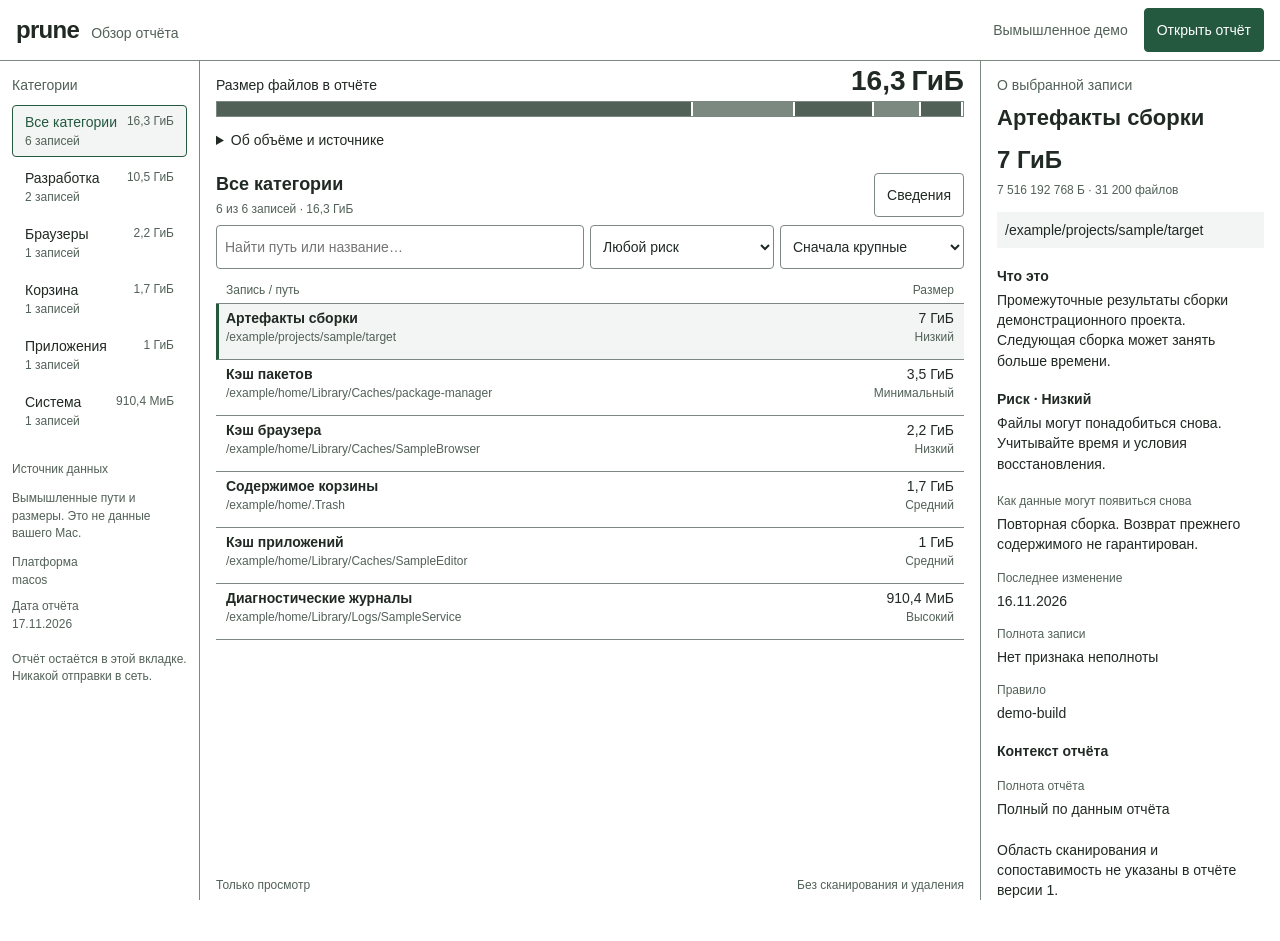
<file: preview/index.html>
<!doctype html>
<html lang="ru">
<head>
  <meta charset="utf-8">
  <meta name="viewport" content="width=device-width, initial-scale=1">
  <meta http-equiv="Content-Security-Policy" content="default-src 'none'; script-src 'self'; style-src 'self'; connect-src 'none'; base-uri 'none'; form-action 'none'; object-src 'none'">
  <title>Prune — просмотр отчёта</title>
  <link rel="stylesheet" href="styles.css">
  <script defer src="report.js"></script>
  <script defer src="demo.js"></script>
  <script defer src="app.js"></script>
</head>
<body>
  <a class="skip" href="#results-title">К списку записей</a>
  <header class="topbar">
    <div class="identity"><strong>prune</strong><span class="edition">Обзор отчёта</span></div>
    <div class="source"><span id="source-label">Вымышленное демо</span><button id="demo-button" type="button" hidden>Вернуть демо</button></div>
    <button id="open-button" class="primary" type="button">Открыть отчёт</button>
    <input id="file-input" type="file" accept=".json,application/json" hidden>
  </header>
  <p id="import-status" class="import-status" role="status" hidden></p>
  <main class="workbench">
    <aside class="sidebar" aria-label="Категории отчёта">
      <div class="sidebar-heading">Категории</div>
      <nav id="categories" aria-label="Выбрать категорию"></nav>
      <div class="sidebar-bottom">
        <p>Источник данных</p>
        <p id="source-note">Вымышленные пути и размеры.<br>Это не данные вашего Mac.</p>
        <dl class="source-meta"><dt>Платформа</dt><dd id="platform"></dd><dt>Дата отчёта</dt><dd id="scan-date"></dd></dl>
        <p class="local-note">Отчёт остаётся в этой вкладке.<br>Никакой отправки в сеть.</p>
      </div>
    </aside>
    <section class="workspace" aria-label="Обзор и записи">
      <section class="overview" aria-labelledby="overview-title">
        <div class="overview-heading"><h1 id="overview-title">Размер файлов в отчёте</h1><div id="total" class="total"></div></div>
        <div id="ribbon" class="ribbon" role="img" aria-label="Доли категорий по объёму; названия в навигации"></div>
        <p id="report-state" class="state"></p>
        <details class="report-details"><summary>Об объёме и источнике</summary>
          <p id="total-context"></p><p id="dominant-category"></p>
          <p id="safety-note"></p>
          <p>Сведения в отчёте могут быть неточными. Файл остаётся в этой вкладке.</p>
        </details>
        <details id="report-errors" hidden><summary id="error-summary"></summary><ul id="error-list"></ul></details>
      </section>
      <section class="results" aria-labelledby="results-title">
        <div class="list-heading"><h2 id="results-title" tabindex="-1">Все категории</h2><span id="result-count" role="status"></span><button id="jump-detail" type="button">Сведения</button></div>
        <div class="filters">
          <label class="search-label"><span class="sr-only">Поиск по пути, названию и описанию</span><input id="search" type="search" placeholder="Найти путь или название…" autocomplete="off"></label>
          <label><span class="sr-only">Уровень риска</span><select id="risk"><option value="">Любой риск</option></select></label>
          <label><span class="sr-only">Сортировка</span><select id="sort"><option value="size">Сначала крупные</option><option value="name">По названию</option><option value="risk">Сначала рискованные</option></select></label>
        </div>
        <div class="column-head" aria-hidden="true"><span>Запись / путь</span><span>Размер</span></div>
        <div id="findings" class="findings" role="group" aria-label="Записи отчёта"></div>
        <div id="empty" class="empty" hidden><p id="empty-message"></p><button id="clear-filters" type="button">Сбросить все фильтры</button></div>
        <div id="pagination" class="pagination" hidden><button id="previous-page" type="button">Назад</button><span id="page-label" role="status"></span><button id="next-page" type="button">Далее</button></div>
      </section>
      <footer class="workspace-footer"><span>Только просмотр</span><span>Без сканирования и удаления</span></footer>
    </section>
    <aside id="inspector" class="inspector" aria-labelledby="inspector-title" tabindex="-1">
      <div class="inspector-heading">О выбранной записи</div>
      <div id="inspector-content"></div>
      <p id="selection-status" class="sr-only" role="status"></p>
      <button id="back-to-list" class="back-to-list" type="button">Вернуться к записи</button>
      <div class="inspector-bottom"><p>Размер — не рекомендация к удалению. Повторное создание файлов не гарантирует возврат их содержимого.</p></div>
    </aside>
  </main>
  <noscript>Для локального просмотра отчёта нужен JavaScript. Сканирование и удаление здесь недоступны.</noscript>
</body>
</html>
</file>
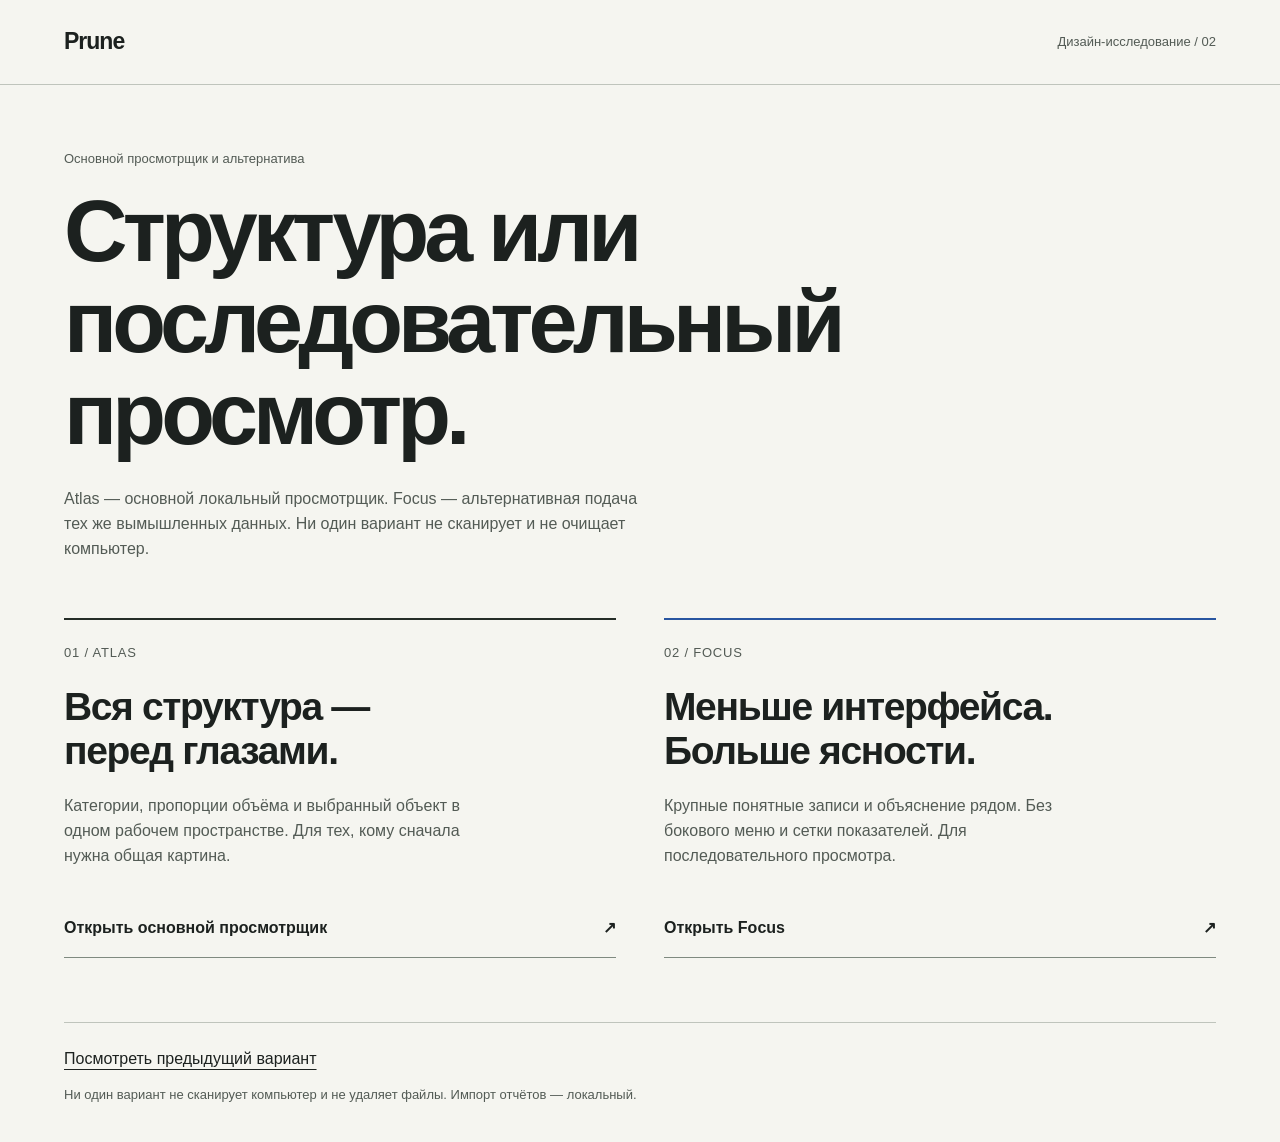
<file: preview/concepts/index.html>
<!doctype html>
<html lang="ru">
<head>
  <meta charset="utf-8">
  <meta name="viewport" content="width=device-width,initial-scale=1">
  <meta http-equiv="Content-Security-Policy" content="default-src 'none'; style-src 'self'; base-uri 'none'; form-action 'none'">
  <link rel="stylesheet" href="directions.css">
  <title>Prune — выбор направления</title>
</head>
<body>
  <header><a href="../">Prune</a><span>Дизайн-исследование / 02</span></header>
  <main>
    <p class="eyebrow">Основной просмотрщик и альтернатива</p>
    <h1>Структура или<br>последовательный просмотр.</h1>
    <p class="intro">Atlas — основной локальный просмотрщик. Focus — альтернативная
      подача тех же вымышленных данных. Ни один вариант не сканирует и не очищает
      компьютер.</p>
    <div class="directions">
      <section>
        <span class="number">01 / ATLAS</span>
        <h2>Вся структура —<br>перед глазами.</h2>
        <p>Категории, пропорции объёма и выбранный объект в одном рабочем пространстве.
          Для тех, кому сначала нужна общая картина.</p>
        <a class="open" href="../">Открыть основной просмотрщик <span aria-hidden="true">↗</span></a>
      </section>
      <section>
        <span class="number">02 / FOCUS</span>
        <h2>Меньше интерфейса.<br>Больше ясности.</h2>
        <p>Крупные понятные записи и объяснение рядом. Без бокового меню и сетки показателей.
          Для последовательного просмотра.</p>
        <a class="open" href="focus/">Открыть Focus <span aria-hidden="true">↗</span></a>
      </section>
    </div>
    <footer>
      <a href="../legacy/">Посмотреть предыдущий вариант</a>
      <p>Ни один вариант не сканирует компьютер и не удаляет файлы. Импорт отчётов — локальный.</p>
    </footer>
  </main>
</body>
</html>
</file>
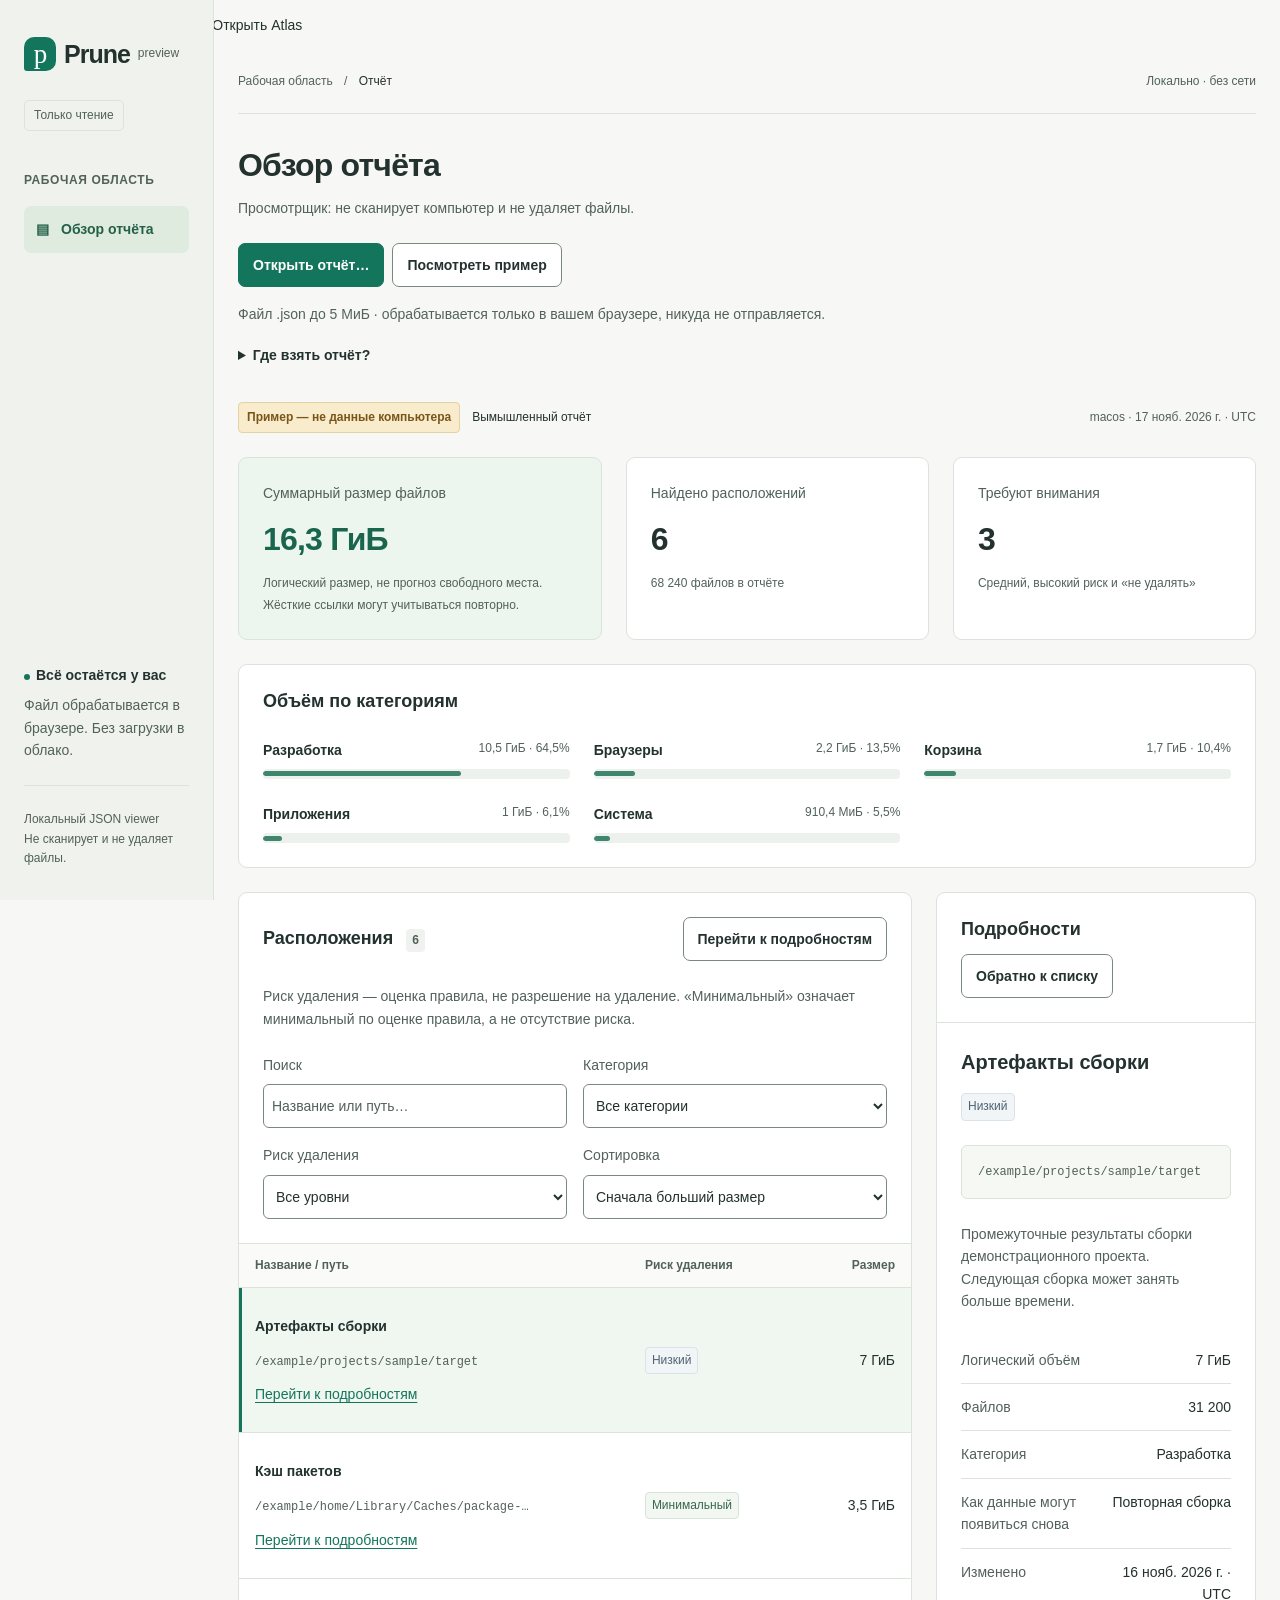
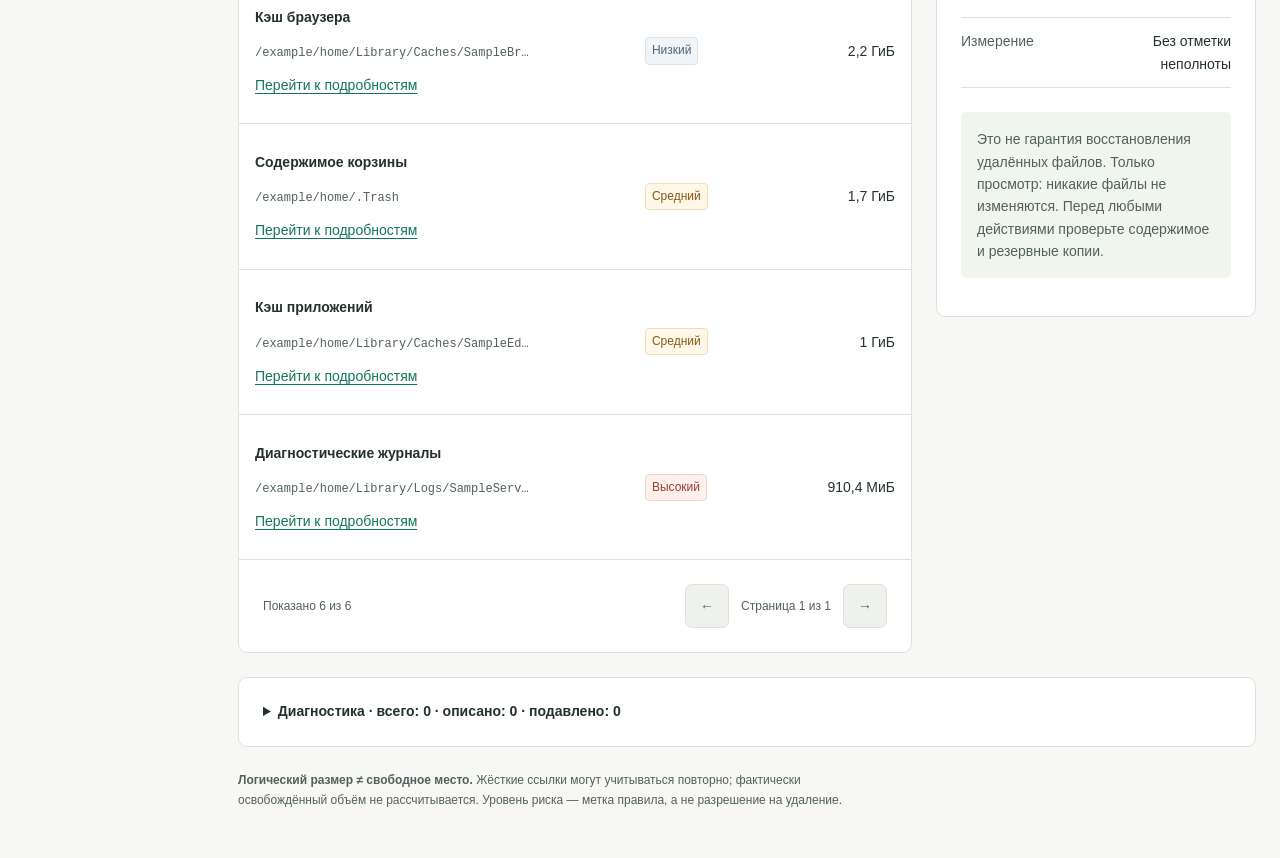
<file: preview/legacy/index.html>
<!doctype html>
<html lang="ru">
<head>
  <meta charset="utf-8">
  <meta name="viewport" content="width=device-width,initial-scale=1">
  <meta http-equiv="Content-Security-Policy" content="default-src 'none'; script-src 'self'; style-src 'self'; img-src 'self'; connect-src 'none'; font-src 'none'; object-src 'none'; base-uri 'none'; form-action 'none'">
  <title>Prune — предыдущий просмотрщик</title>
  <link rel="stylesheet" href="styles.css">
  <script src="../report.js" defer></script>
  <script src="app.js" defer></script>
</head>
<body>
  <p class="legacy-banner">Архивный вариант интерфейса. <a href="../">Открыть Atlas</a></p>
  <a class="skip" href="#main">К отчёту</a>
  <aside class="sidebar">
    <a class="brand" href="#main"><span class="brand-mark" aria-hidden="true">p</span>Prune<span class="version">preview</span></a>
    <span class="readonly">Только чтение</span>
    <div class="side-section">РАБОЧАЯ ОБЛАСТЬ</div>
    <a class="nav-active" href="#main"><span aria-hidden="true">▤</span> Обзор отчёта</a>
    <div class="side-note"><span class="local-dot" aria-hidden="true"></span><strong>Всё остаётся у вас</strong><p>Файл обрабатывается в браузере. Без загрузки в облако.</p></div>
    <div class="side-footer">Локальный JSON viewer<br>Не сканирует и не удаляет файлы.</div>
  </aside>
  <main id="main">
    <header class="topbar"><span>Рабочая область <span class="slash">/</span> <strong>Отчёт</strong></span><span class="offline">Локально · без сети</span></header>
    <section class="heading">
      <div><h1>Обзор отчёта</h1><p class="subtitle">Просмотрщик: не сканирует компьютер и не удаляет файлы.</p></div>
      <div class="actions"><button id="import-button" type="button" class="primary">Открыть отчёт…</button><button id="demo-button" type="button">Посмотреть пример</button><input id="file-input" type="file" accept=".json,application/json" hidden></div>
    </section>
    <p class="import-help">Файл .json до 5 МиБ · обрабатывается только в вашем браузере, никуда не отправляется.</p>
    <details class="export-help"><summary>Где взять отчёт?</summary><p>Экспорт пока технический: Prune — alpha, простого экспорта через интерфейс ещё нет. Если CLI уже установлен, выполните в терминале:</p><pre><code>prune scan --json &gt; report.json</code></pre><p>Затем откройте report.json здесь. Команда сканирует, но не удаляет файлы. Отчёт может содержать личные пути — не публикуйте его без проверки.</p></details>
    <div id="import-status" class="import-status" role="status" aria-live="polite" aria-atomic="true"></div>
    <details id="import-error-detail" class="export-help" hidden><summary>Техническая причина</summary><p id="import-error-message"></p></details>
    <section class="source-bar" aria-label="Источник отчёта"><span id="source-badge" class="demo-badge">ДЕМО</span><span id="source-name">Вымышленный отчёт</span><span id="report-meta" class="source-meta"></span></section>
    <div id="warning" class="warning" role="status" hidden></div>
    <section class="metrics" aria-label="Сводка">
      <article class="metric main-metric"><p>Суммарный размер файлов</p><strong id="total-bytes"></strong><span>Логический размер, не прогноз свободного места. Жёсткие ссылки могут учитываться повторно.</span></article>
      <article class="metric"><p>Найдено расположений</p><strong id="total-findings"></strong><span id="total-files"></span></article>
      <article class="metric"><p>Требуют внимания</p><strong id="attention"></strong><span>Средний, высокий риск и «не удалять»</span></article>
    </section>
    <section class="breakdown panel" aria-labelledby="category-title">
      <div class="section-title"><h2 id="category-title">Объём по категориям</h2></div>
      <div id="category-bars" class="category-bars"></div>
    </section>
    <section class="workspace">
      <div class="findings panel">
        <div class="section-title"><h2>Расположения <span id="result-count" class="count"></span></h2><button id="jump-detail" type="button" aria-controls="detail-panel">Перейти к подробностям</button></div>
        <p class="risk-help">Риск удаления — оценка правила, не разрешение на удаление. «Минимальный» означает минимальный по оценке правила, а не отсутствие риска.</p>
        <div class="filters">
          <label class="search-label"><span>Поиск</span><input id="search-input" type="search" placeholder="Название или путь…" maxlength="512"></label>
          <label><span>Категория</span><select id="category"><option value="">Все категории</option></select></label>
          <label><span>Риск удаления</span><select id="risk"><option value="">Все уровни</option></select></label>
          <label><span>Сортировка</span><select id="sort"><option value="size">Сначала больший размер</option><option value="name">По названию А–Я</option><option value="risk">Сначала наибольший риск</option></select></label>
        </div>
        <button id="reset-filters" class="reset-filters" type="button">Сбросить фильтры</button>
        <div class="table-scroll" tabindex="0" role="region" aria-label="Таблица расположений с горизонтальной прокруткой">
          <table><thead><tr><th scope="col">Название / путь</th><th scope="col">Риск удаления</th><th scope="col" class="numeric">Размер</th></tr></thead><tbody id="rows"></tbody></table>
        </div>
        <p id="empty" class="empty" role="status" hidden></p>
        <div class="table-footer"><span id="shown"></span><div><button id="previous" type="button" aria-label="Предыдущая страница" aria-controls="rows">←</button><span id="page-label" tabindex="-1" role="status" aria-live="polite" aria-atomic="true"></span><button id="next" type="button" aria-label="Следующая страница" aria-controls="rows">→</button></div></div>
      </div>
      <aside id="detail-panel" class="detail panel" aria-labelledby="detail-title">
        <div class="section-title"><h2 id="detail-title" tabindex="-1">Подробности</h2><button id="back-to-row" type="button" aria-controls="rows">Обратно к списку</button></div>
        <p id="detail-summary" class="sr-only" role="status" aria-live="polite" aria-atomic="true"></p>
        <div id="detail-content"></div>
      </aside>
    </section>
    <details class="diagnostics panel"><summary id="diagnostic-summary">Диагностика отчёта</summary><p id="diagnostic-note"></p><h3 id="scope-heading" hidden>Область сканирования</h3><dl id="scan-scope" class="scan-scope" hidden></dl><ul id="error-list"></ul></details>
    <footer class="page-footer"><strong>Логический размер ≠ свободное место.</strong> Жёсткие ссылки могут учитываться повторно; фактически освобождённый объём не рассчитывается. Уровень риска — метка правила, а не разрешение на удаление.</footer>
  </main>
</body>
</html>
</file>
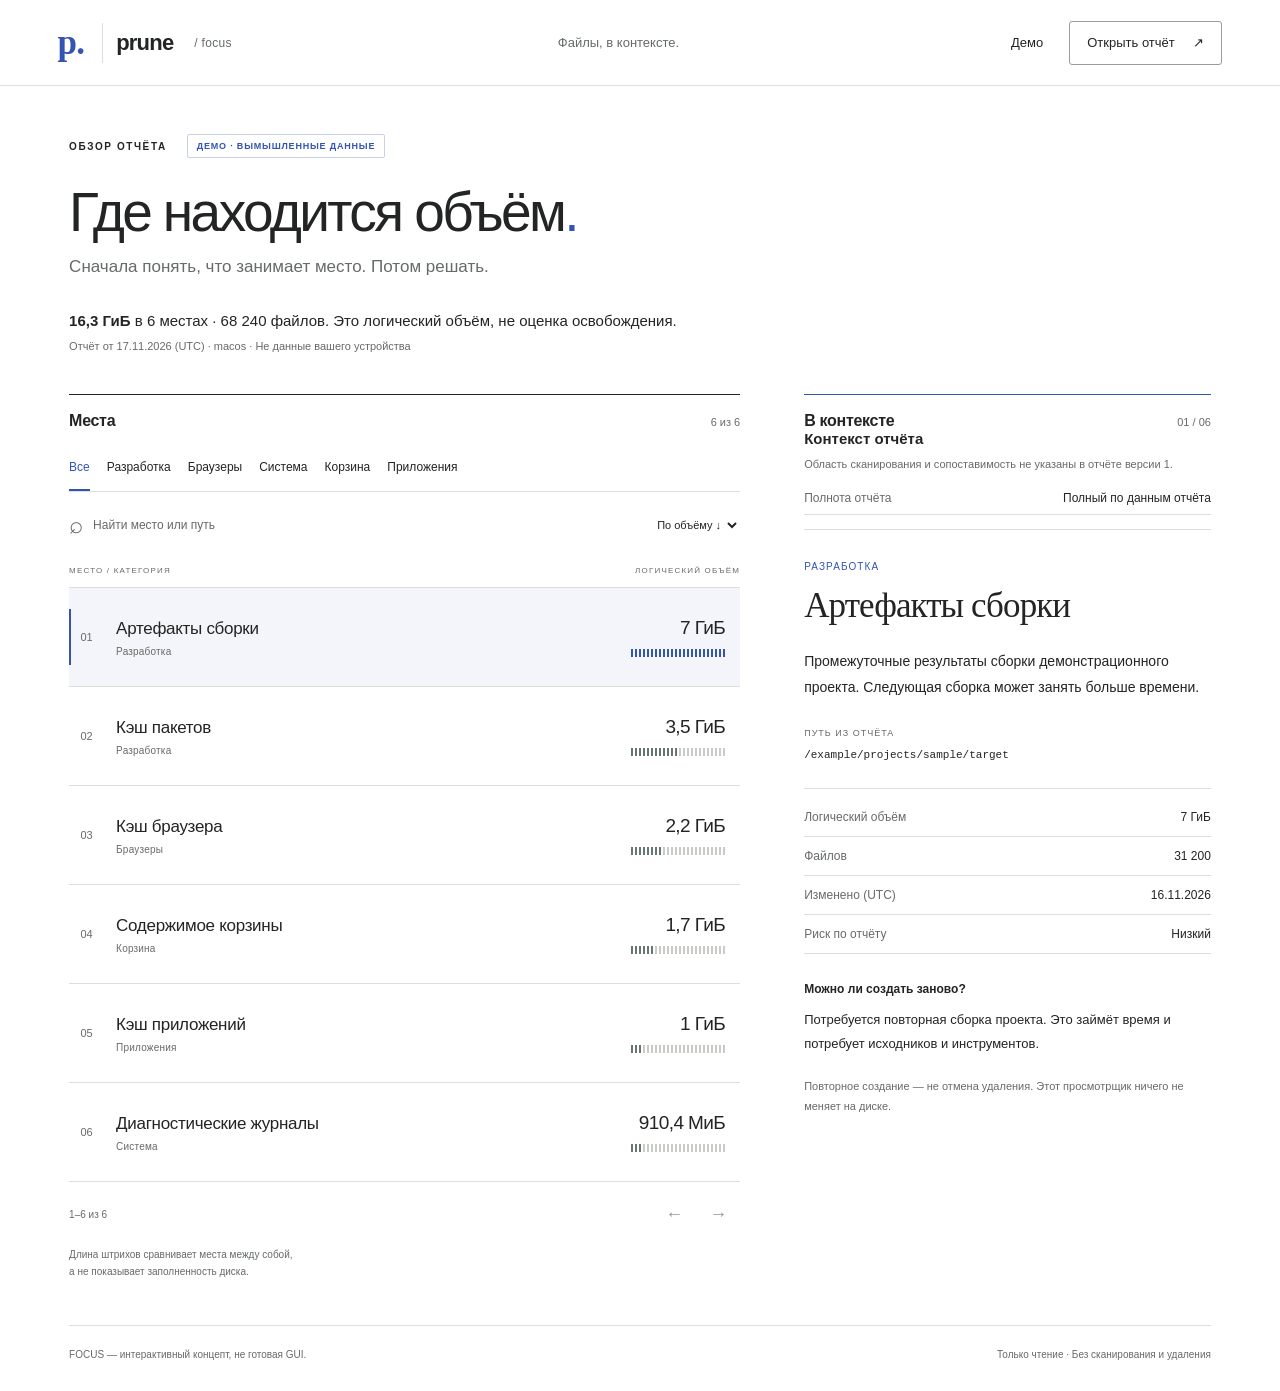
<file: preview/concepts/focus/index.html>
<!doctype html>
<html lang="ru">
<head>
  <meta charset="utf-8">
  <meta name="viewport" content="width=device-width, initial-scale=1">
  <meta http-equiv="Content-Security-Policy" content="default-src 'none'; script-src 'self'; style-src 'self'; connect-src 'none'; img-src 'none'; font-src 'none'; object-src 'none'; base-uri 'none'; form-action 'none'">
  <title>Prune — FOCUS / Где находится объём</title>
  <link rel="stylesheet" href="styles.css">
  <script src="../../report.js" defer></script>
  <script src="model.js" defer></script>
  <script src="demo.js" defer></script>
  <script src="app.js" defer></script>
</head>
<body>
  <a class="skip" href="#locations">К списку мест</a>
  <header class="topbar">
    <a class="wordmark" href="./" aria-label="Prune, начало"><span class="mark" aria-hidden="true">p.</span> prune <span class="edition">/ focus</span></a>
    <span class="top-caption">Файлы, в контексте.</span>
    <div class="top-actions"><button id="demo-button" type="button">Демо</button><button class="import-button" id="import-button" type="button">Открыть отчёт <span aria-hidden="true">↗</span></button><input id="file-input" type="file" accept=".json,application/json" hidden></div>
  </header>
  <main>
    <section class="intro" aria-labelledby="title">
      <div class="eyebrow"><span>ОБЗОР ОТЧЁТА</span><span id="source" class="source">ДЕМО · ВЫМЫШЛЕННЫЕ ДАННЫЕ</span></div>
      <h1 id="title">Где находится объём<span class="accent">.</span></h1>
      <p class="deck">Сначала понять, что занимает место. Потом решать.</p>
      <p class="summary" id="summary" aria-live="polite"></p>
      <p class="report-meta" id="report-meta"></p>
      <div id="warning" class="warning" role="status" hidden></div>
      <p id="import-status" class="import-status" role="status"></p>
    </section>
    <div class="workspace">
      <section class="locations" id="locations" aria-labelledby="locations-title">
        <div class="section-heading"><h2 id="locations-title">Места</h2><span id="result-count"></span></div>
        <div id="categories" class="categories" role="group" aria-label="Категория"></div>
        <div class="tools">
          <label class="search"><span aria-hidden="true">⌕</span><span class="sr-only">Поиск по названию, пути или описанию</span><input id="search" type="search" placeholder="Найти место или путь" autocomplete="off" maxlength="8192"></label>
          <label class="sort"><span class="sr-only">Сортировка</span><select id="sort"><option value="size">По объёму ↓</option><option value="name">По названию</option><option value="risk">По риску ↓</option></select></label>
        </div>
        <div class="list-caption"><span>МЕСТО / КАТЕГОРИЯ</span><span>ЛОГИЧЕСКИЙ ОБЪЁМ</span></div>
        <div id="list" class="list"></div>
        <div class="pagination"><p id="page-label" aria-live="polite"></p><div><button id="prev" type="button" aria-label="Предыдущая страница">←</button><button id="next" type="button" aria-label="Следующая страница">→</button></div></div>
        <p class="list-note">Длина штрихов сравнивает места между собой,<br>а не показывает заполненность диска.</p>
      </section>
      <aside id="context" class="context" aria-labelledby="context-title" tabindex="-1">
        <div class="section-heading"><h2 id="context-title">В контексте</h2><span class="context-index" id="context-index"></span></div>
        <div id="detail"></div>
        <a class="back-link" href="#locations">↑ Вернуться к местам</a>
      </aside>
    </div>
    <footer><span>FOCUS — интерактивный концепт, не готовая GUI.</span><span>Только чтение · Без сканирования и удаления</span></footer>
  </main>
  <noscript>Для просмотра локального отчёта включите JavaScript. Внешние подключения не используются.</noscript>
</body>
</html>
</file>
<file: preview/styles.css>
:root {
  color-scheme: light;
  --surface: #ffffff;
  --surface-subtle: #f3f5f4;
  --text: #202923;
  --text-secondary: #526158;
  --border: #7b8980;
  --action: #24583f;
  /* Native UI metrics and offline availability suit a local file utility. */
  font-family: -apple-system, BlinkMacSystemFont, "Segoe UI", sans-serif;
  font-size: 14px;
  color: var(--text);
  background: var(--surface);
  font-variant-numeric: tabular-nums;
}
* { box-sizing: border-box; }
body { margin: 0; }
button, input, select { font: inherit; color: inherit; min-height: 44px; }
button, input, select, summary { border: 1px solid var(--border); border-radius: 4px; background: var(--surface); }
button { cursor: pointer; padding: 8px 12px; }
button:hover, summary:hover { background: var(--surface-subtle); }
button:disabled { cursor: default; color: var(--text-secondary); }
:focus-visible { outline: 2px solid var(--action); outline-offset: 2px; }
[hidden] { display: none !important; }
p { line-height: 1.45; }
a { color: var(--action); }
.primary { background: var(--action); color: var(--surface); border-color: var(--action); }
.primary:hover { background: var(--text); }
.topbar { display: flex; align-items: center; gap: 16px; padding: 8px 16px; border-bottom: 1px solid var(--border); }
.identity { display: flex; align-items: baseline; gap: 12px; }
.identity strong { font-size: 24px; letter-spacing: -.7px; }
.edition, .source { color: var(--text-secondary); }
.source { display: flex; align-items: center; gap: 8px; margin-left: auto; min-width: 0; }
#source-label { overflow-wrap: anywhere; max-width: 260px; }
.workbench { display: grid; grid-template-columns: 200px minmax(0, 1fr) 300px; }
.sidebar { padding: 16px 12px; border-right: 1px solid var(--border); min-width: 0; }
.sidebar-heading, .inspector-heading { color: var(--text-secondary); margin-bottom: 12px; }
#categories { display: flex; flex-direction: column; gap: 4px; }
.category { display: grid; grid-template-columns: minmax(0, 1fr) auto; gap: 4px; width: 100%; text-align: left; border-color: transparent; }
.category-size, .category small { font-size: 12px; color: var(--text-secondary); }
.category small { grid-column: 1 / -1; }
.category[aria-pressed=true] { border-color: var(--action); background: var(--surface-subtle); color: var(--action); }
.sidebar-bottom { margin-top: 24px; font-size: 12px; color: var(--text-secondary); }
.source-meta { display: grid; gap: 4px; }
.source-meta dd { margin: 0 0 8px; overflow-wrap: anywhere; }
.workspace { min-width: 0; display: flex; flex-direction: column; }
.overview { padding: 4px 16px 0; flex-shrink: 0; }
.overview-heading { display: flex; align-items: baseline; justify-content: space-between; gap: 12px; }
h1, h2, h3, p { margin-top: 0; }
h1 { font-size: 14px; font-weight: 500; margin-bottom: 4px; }
.total { font-size: 28px; font-weight: 650; white-space: nowrap; }
.total span { margin-left: 6px; }
.ribbon { display: flex; height: 16px; overflow: hidden; border: 1px solid var(--border); margin: 4px 0; background: var(--surface-subtle); }
.ribbon span { min-width: 0; border-right: 2px solid var(--surface); background: var(--text-secondary); }
.ribbon span:nth-child(even) { background: var(--border); }
.ribbon span.active-share { background: var(--action); }
.state { font-size: 12px; margin: 4px 0; color: var(--text-secondary); }
.state.warning { border-left: 4px solid var(--action); padding-left: 8px; color: var(--text); font-weight: 650; }
summary { cursor: pointer; min-height: 44px; padding: 11px 8px; }
.report-details summary { border: 0; padding-left: 0; }
.report-details p, #report-errors { font-size: 12px; }
.report-details[open] { max-height: 160px; overflow: auto; }
#report-errors { margin-bottom: 8px; max-height: 160px; overflow: auto; }
#error-list { padding-left: 20px; overflow-wrap: anywhere; }
.results { padding: 0 16px; min-height: 0; display: flex; flex-direction: column; flex: 1; }
.list-heading { display: grid; grid-template-columns: minmax(0, 1fr) auto; align-items: center; gap: 4px 12px; padding: 8px 0; }
.list-heading h2 { font-size: 18px; margin: 0; }
#result-count { color: var(--text-secondary); font-size: 12px; grid-column: 1; }
.filters { display: flex; flex-wrap: wrap; gap: 6px; padding-bottom: 8px; }
.filters label { flex: 1; min-width: 0; }
.filters .search-label { flex-basis: 100%; }
.filters input, .filters select { width: 100%; padding: 8px; }
.column-head { display: flex; justify-content: space-between; color: var(--text-secondary); font-size: 12px; padding: 6px 10px; border-bottom: 1px solid var(--border); }
.findings { min-height: 0; overflow: auto; flex: 1; }
.finding { display: grid; grid-template-columns: minmax(0, 1fr) auto; gap: 8px; width: 100%; min-height: 56px; text-align: left; border: 0; border-bottom: 1px solid var(--border); border-radius: 0; padding: 6px 10px; }
.finding[aria-pressed=true] { background: var(--surface-subtle); box-shadow: none; border-left: 3px solid var(--action); padding-left: 7px; }
.finding > span { min-width: 0; }
.row-name, .row-path, .row-size small { display: block; }
.row-name, .row-path { white-space: nowrap; overflow: hidden; text-overflow: ellipsis; }
.row-name { font-weight: 600; }
.row-path, .row-size small { font-size: 12px; color: var(--text-secondary); margin-top: 4px; }
.path-lossy { display: block; font-size: 12px; color: var(--text-secondary); margin-top: 4px; }
.path-warning { border-left: 4px solid var(--action); padding-left: 8px; font-size: 12px; line-height: 1.45; }
.row-size { text-align: right; }
.empty { padding: 16px 0; }
.pagination { display: flex; align-items: center; justify-content: space-between; gap: 8px; padding-top: 6px; }
#page-label { font-size: 12px; }
#jump-detail { grid-column: 2; grid-row: 1 / 3; }
.workspace-footer { display: flex; justify-content: space-between; gap: 8px; padding: 8px 16px; font-size: 12px; color: var(--text-secondary); }
.inspector { min-width: 0; padding: 16px; border-left: 1px solid var(--border); overflow-wrap: anywhere; }
.inspector h2 { font-size: 22px; line-height: 1.2; margin-bottom: 12px; }
.inspector-size { font-size: 24px; font-weight: 600; margin-bottom: 4px; }
.inspector-count { font-size: 12px; color: var(--text-secondary); }
.inspector-path { background: var(--surface-subtle); padding: 8px; }
.inspector h3 { font-size: 14px; margin: 20px 0 6px; }
.report-context { border-bottom: 1px solid var(--border); margin-bottom: 16px; padding-bottom: 8px; }
.report-context h3 { margin-top: 0; }
.report-context h4 { font-size: 12px; margin: 14px 0 4px; }
.report-context dl { margin: 8px 0; }
.report-context dt { margin-top: 10px; }
.inspector dl { margin: 20px 0; }
.inspector dt { color: var(--text-secondary); font-size: 12px; margin-top: 16px; }
.inspector dd { margin: 6px 0 0; line-height: 1.45; }
.inspector-bottom { font-size: 12px; color: var(--text-secondary); margin-top: 20px; }
.import-status { margin: 0; padding: 10px 16px; border-bottom: 1px solid var(--border); }
.sr-only, .skip:not(:focus) { position: absolute; width: 1px; height: 1px; overflow: hidden; clip-path: inset(50%); }
.skip:focus { display: block; padding: 12px; }
@media (min-width: 701px) {
  body { height: 100dvh; display: flex; flex-direction: column; }
  .workbench { flex: 1; min-height: 0; overflow: hidden; }
  .sidebar, .inspector { overflow: auto; }
  .filters { flex-wrap: nowrap; }
  .filters .search-label { flex: 1; }
  .filters label { flex: 1; }
}
@media (min-width: 1100px) {
  .filters .search-label { flex: 2; }
}
@media (max-width: 1099px) {
  .edition { display: none; }
  .workbench { grid-template-columns: minmax(0, 1fr) 280px; grid-template-rows: auto minmax(0, 1fr); }
  .sidebar { grid-column: 1 / -1; padding: 6px 16px; border-right: 0; border-bottom: 1px solid var(--border); overflow: hidden; }
  .sidebar-heading, .sidebar-bottom { display: none; }
  #categories { flex-direction: row; overflow-x: auto; padding: 2px; }
  .category { display: flex; flex: 0 0 auto; align-items: center; gap: 8px; width: auto; min-height: 44px; }
  .category small { display: none; }
  .workspace { grid-column: 1; min-height: 0; }
  .inspector { grid-column: 2; }
}
@media (max-width: 700px) {
  .topbar { flex-wrap: wrap; gap: 8px; }
  .source { order: 3; width: 100%; margin: 0; justify-content: space-between; }
  .primary { margin-left: auto; }
  .workbench { display: block; }
  .findings { max-height: 480px; }
  .inspector { border-left: 0; border-top: 1px solid var(--border); }
  .workspace-footer { flex-wrap: wrap; }
}
</file>
<file: preview/concepts/directions.css>
:root {
  color-scheme: light;
  font: 16px/1.55 -apple-system, BlinkMacSystemFont, "Segoe UI", sans-serif;
  color: #1c211f;
  background: #f5f5f0;
}
* { box-sizing: border-box; }
body { margin: 0; }
a { color: inherit; text-underline-offset: 5px; }
a:focus-visible { outline: 3px solid #2359ad; outline-offset: 6px; }
header { display: flex; justify-content: space-between; align-items: center; gap: 24px; padding: 24px 5vw; border-bottom: 1px solid #bfc4bc; }
header a { font-size: 23px; font-weight: 750; text-decoration: none; letter-spacing: -1px; }
header span, .eyebrow, .number { color: #535b55; font-size: 13px; }
main { max-width: 1280px; margin: auto; padding: 64px 5vw 24px; }
.eyebrow { margin: 0 0 16px; }
h1 { margin: 0; font-size: clamp(42px, 7vw, 88px); line-height: 1.04; font-weight: 600; letter-spacing: -.055em; }
.intro { max-width: 600px; margin: 28px 0 56px; color: #535b55; }
.directions { display: grid; grid-template-columns: 1fr 1fr; gap: 48px; }
section { border-top: 2px solid #252d27; padding-top: 20px; }
section:last-child { border-color: #2855a0; }
.number { letter-spacing: .06em; }
h2 { font-size: clamp(25px, 3.1vw, 39px); font-weight: 550; letter-spacing: -.035em; line-height: 1.15; margin: 20px 0; }
section p { max-width: 440px; min-height: 90px; color: #535b55; }
.open { display: flex; justify-content: space-between; gap: 20px; align-items: center; border-bottom: 1px solid #7f8a80; padding: 16px 0; font-weight: 650; text-decoration: none; min-height: 52px; }
.open:hover { color: #2359ad; }
footer { border-top: 1px solid #bfc4bc; margin-top: 64px; padding-top: 24px; }
footer p { color: #535b55; font-size: 13px; max-width: 650px; }
@media (max-width: 600px) {
  header { padding: 16px 20px; }
  header span { max-width: 160px; text-align: right; }
  main { padding: 36px 20px 20px; }
  .directions { grid-template-columns: 1fr; gap: 40px; }
  section p { min-height: 0; }
  .intro { margin-bottom: 40px; }
}
</file>
<file: preview/legacy/styles.css>
:root {
  color-scheme: light;
  --bg: #f7f8f5;
  --surface: #ffffff;
  --text: #23312f;
  --muted: #52615b;
  --line: #dce3da;
  --control-border: #7a887f;
  --green: #13765c;
  --tint: #edf5ef;
  --space: 24px;
  --radius: 9px;
  font-family: -apple-system, BlinkMacSystemFont, "Segoe UI", sans-serif;
  font-size: 14px;
  line-height: 1.6;
}

* {
  box-sizing: border-box;
}

[hidden] {
  display: none !important;
}

body {
  margin: 0;
  background: var(--bg);
  color: var(--text);
}

button, input, select {
  font: inherit;
}

button, a, input, select, summary {
  touch-action: manipulation;
}

button {
  cursor: pointer;
  border: 1px solid var(--control-border);
  background: var(--surface);
  border-radius: 7px;
  min-height: 44px;
  min-width: 44px;
  padding: 9px 14px;
  color: var(--text);
  font-weight: 600;
}

button:hover {
  background: var(--tint);
}

button:disabled {
  cursor: default;
  color: var(--muted);
  background: #eef1ec;
  border-color: var(--line);
}

.primary {
  background: var(--green);
  color: white;
  border-color: var(--green);
}

.primary:hover {
  background: #0c5b46;
}

a {
  color: inherit;
  text-decoration: none;
}

:focus-visible {
  outline: 3px solid var(--green);
  outline-offset: 3px;
}

button:focus-visible, input:focus-visible, select:focus-visible {
  outline-offset: 2px;
}

.skip {
  position: absolute;
  left: 16px;
  top: -100px;
  background: white;
  z-index: 5;
  padding: 15px;
}

.skip:focus {
  top: 12px;
}

.sidebar {
  width: 214px;
  position: fixed;
  inset: 0 auto 0 0;
  border-right: 1px solid var(--line);
  background: #f0f3ed;
  padding: 32px 24px;
  display: flex;
  flex-direction: column;
}

.brand {
  display: flex;
  align-items: center;
  gap: 8px;
  min-height: 44px;
  font-size: 25px;
  font-weight: 750;
  letter-spacing: -1px;
}

.brand-mark {
  display: grid;
  place-items: center;
  width: 32px;
  height: 34px;
  background: var(--green);
  color: white;
  border-radius: 10px 10px 10px 3px;
  font: 27px Georgia, serif;
}

.version {
  font-size: 12px;
  color: var(--muted);
  letter-spacing: 0;
  font-weight: 500;
}

.readonly {
  font-size: 12px;
  padding: 5px 9px;
  border: 1px solid var(--line);
  border-radius: 5px;
  align-self: flex-start;
  margin: 24px 0 40px;
  color: var(--muted);
}

.side-section {
  font-size: 12px;
  font-weight: 700;
  letter-spacing: .6px;
  color: var(--muted);
  margin-bottom: 16px;
}

.nav-active {
  display: flex;
  gap: 12px;
  min-height: 44px;
  background: #e0ebe0;
  padding: 12px;
  border-radius: 7px;
  color: #246048;
  font-weight: 600;
}

.side-note {
  margin-top: auto;
  padding-top: 40px;
}

.side-note p {
  color: var(--muted);
  margin: 8px 0 24px;
}

.local-dot {
  display: inline-block;
  width: 6px;
  height: 6px;
  background: var(--green);
  border-radius: 50%;
  margin-right: 6px;
}

.side-footer {
  padding-top: 24px;
  border-top: 1px solid var(--line);
  font-size: 12px;
  color: var(--muted);
}

main {
  margin-left: 214px;
  padding: 0 var(--space) var(--space);
  max-width: 1800px;
  min-width: 0;
}

.topbar {
  min-height: 64px;
  border-bottom: 1px solid var(--line);
  display: flex;
  gap: 16px;
  justify-content: space-between;
  align-items: center;
  color: var(--muted);
  font-size: 12px;
}

.slash {
  margin: 0 8px;
}

.topbar strong {
  font-weight: 500;
  color: var(--text);
}

.heading {
  display: flex;
  justify-content: space-between;
  gap: var(--space);
  align-items: center;
  margin: 32px 0 16px;
}

h1 {
  font-size: 32px;
  line-height: 1.2;
  letter-spacing: -.8px;
  margin: 0;
  font-weight: 650;
}

.subtitle {
  color: var(--muted);
  margin: 12px 0 0;
  max-width: 52ch;
}

.actions {
  display: flex;
  flex-wrap: wrap;
  gap: 8px;
  flex-shrink: 0;
}

.import-help {
  color: var(--muted);
  margin: 0 0 8px;
}

.export-help {
  margin-bottom: var(--space);
  max-width: 80ch;
}

summary {
  cursor: pointer;
  min-height: 44px;
  padding: 10px 0;
  font-weight: 600;
}

.export-help p {
  color: var(--muted);
  overflow-wrap: anywhere;
}

pre {
  white-space: pre-wrap;
  overflow-wrap: anywhere;
  background: var(--tint);
  border-radius: 6px;
  padding: 16px;
}

.source-bar {
  display: flex;
  gap: 12px;
  align-items: center;
  font-size: 12px;
  margin-bottom: var(--space);
  flex-wrap: wrap;
  overflow-wrap: anywhere;
}

.demo-badge {
  font-size: 12px;
  font-weight: 700;
  background: #f8eccc;
  color: #795519;
  padding: 5px 8px;
  border: 1px solid #e4d2a7;
  border-radius: 4px;
}

.source-meta {
  margin-left: auto;
  color: var(--muted);
}

.import-status:empty {
  display: none;
}

.import-status, .warning {
  padding: 16px;
  margin-bottom: var(--space);
  border: 1px solid var(--line);
  border-radius: 7px;
  overflow-wrap: anywhere;
}

.import-status.error, .warning {
  background: #fff6e6;
  border-color: #e9d6ac;
  color: #795019;
}

.metrics {
  display: grid;
  grid-template-columns: 1.2fr 1fr 1fr;
  gap: var(--space);
  margin-bottom: var(--space);
}

.metric, .panel {
  background: var(--surface);
  border: 1px solid var(--line);
  border-radius: var(--radius);
  min-width: 0;
}

.metric {
  padding: var(--space);
}

.metric p {
  margin: 0 0 16px;
  color: var(--muted);
}

.metric strong {
  display: block;
  font-size: 32px;
  line-height: 1.2;
  letter-spacing: -.8px;
  font-weight: 600;
  margin-bottom: 12px;
  font-variant-numeric: tabular-nums;
  overflow-wrap: anywhere;
}

.metric span {
  color: var(--muted);
  font-size: 12px;
}

.main-metric {
  background: var(--tint);
  border-color: #d8e5d8;
}

.main-metric strong {
  color: #1a654d;
}

.section-title {
  display: flex;
  justify-content: space-between;
  align-items: center;
  flex-wrap: wrap;
  gap: 12px;
  padding: var(--space);
}

h2 {
  margin: 0;
  font-size: 18px;
  line-height: 1.4;
  font-weight: 650;
}

.breakdown {
  margin-bottom: var(--space);
}

.category-bars {
  display: grid;
  grid-template-columns: repeat(3, minmax(0, 1fr));
  gap: var(--space);
  padding: 0 var(--space) var(--space);
}

.category-label {
  display: flex;
  flex-wrap: wrap;
  justify-content: space-between;
  gap: 4px 8px;
  margin-bottom: 8px;
}

.category-label strong {
  font-weight: 600;
}

.category-label span {
  color: var(--muted);
  font-size: 12px;
  font-variant-numeric: tabular-nums;
}

meter {
  display: block;
  width: 100%;
  height: 10px;
  border: 0;
  background: #edf1ed;
  border-radius: 4px;
}

meter::-webkit-meter-bar {
  background: #edf1ed;
  border: 0;
  border-radius: 4px;
}

meter::-webkit-meter-optimum-value {
  background: #40866e;
  border-radius: 4px;
}

meter::-moz-meter-bar {
  background: #40866e;
  border-radius: 4px;
}

.workspace {
  display: grid;
  grid-template-columns: minmax(0, 1fr) 320px;
  gap: var(--space);
  align-items: start;
}

.count {
  display: inline-block;
  margin-left: 8px;
  background: #eff2ee;
  color: var(--muted);
  border-radius: 4px;
  padding: 3px 6px;
  font-size: 12px;
}

.risk-help {
  margin: 0 var(--space) var(--space);
  color: var(--muted);
}

.filters {
  display: grid;
  grid-template-columns: repeat(2, minmax(0, 1fr));
  gap: 16px;
  padding: 0 var(--space) var(--space);
}

label {
  min-width: 0;
}

label > span {
  display: block;
  color: var(--muted);
  margin-bottom: 8px;
}

input, select {
  width: 100%;
  min-height: 44px;
  border: 1px solid var(--control-border);
  border-radius: 6px;
  padding: 8px;
  background: var(--surface);
  color: var(--text);
}

input::placeholder {
  color: var(--muted);
  opacity: 1;
}

.reset-filters {
  margin: 0 var(--space) var(--space);
}

.table-scroll {
  overflow: auto;
}

table {
  border-collapse: collapse;
  width: 100%;
  text-align: left;
  min-width: 520px;
}

th {
  font-size: 12px;
  color: var(--muted);
  font-weight: 600;
  background: #fafbf8;
  border-block: 1px solid var(--line);
  padding: 12px 16px;
}

td {
  border-bottom: 1px solid var(--line);
  padding: 16px;
}

tr.selected {
  background: #f0f6f0;
}

tr.selected td:first-child {
  box-shadow: inset 3px 0 var(--green);
}

tbody tr:hover {
  background: #f5f8f3;
}

.row-button, .row-jump {
  display: block;
  padding: 8px 0;
  border: 0;
  background: none;
  text-align: left;
  max-width: 100%;
  overflow-wrap: anywhere;
}

.row-button:hover, .row-jump:hover {
  background: transparent;
  color: var(--green);
}

.row-jump {
  color: var(--green);
  font-weight: 500;
  text-decoration: underline;
  text-underline-offset: 3px;
}

.path {
  display: block;
  color: var(--muted);
  font: 12px/1.7 ui-monospace, SFMono-Regular, Consolas, monospace;
  max-width: 280px;
  overflow: hidden;
  text-overflow: ellipsis;
  white-space: nowrap;
  margin-top: 4px;
}

.risk {
  display: inline-block;
  white-space: nowrap;
  font-size: 12px;
  border-radius: 4px;
  border: 1px solid #d8e3d9;
  color: #3a6750;
  background: #f2f7f1;
  padding: 3px 6px;
}

.risk.medium {
  color: #865b17;
  background: #fff7e8;
  border-color: #efdfb9;
}

.risk.high, .risk.never {
  color: #934332;
  background: #fff0eb;
  border-color: #efd7ce;
}

.risk.low {
  color: #4e6574;
  background: #f1f5f7;
  border-color: #dae3e9;
}

.numeric {
  text-align: right;
  font-variant-numeric: tabular-nums;
  white-space: nowrap;
}

.table-footer {
  display: flex;
  flex-wrap: wrap;
  justify-content: space-between;
  align-items: center;
  gap: 16px;
  padding: var(--space);
  color: var(--muted);
  font-size: 12px;
}

.table-footer > div {
  display: flex;
  align-items: center;
  gap: 12px;
}

.table-footer button {
  font-size: 14px;
}

.empty {
  padding: 0 var(--space);
  color: var(--muted);
}

.detail {
  min-width: 0;
}

.detail .section-title {
  border-bottom: 1px solid var(--line);
}

#detail-content {
  padding: var(--space);
}

.detail-name {
  font-size: 20px;
  line-height: 1.5;
  margin: 0 0 16px;
  overflow-wrap: anywhere;
}

.detail-path {
  padding: 16px;
  background: #f6f8f3;
  border: 1px solid var(--line);
  border-radius: 6px;
  color: var(--muted);
  font: 12px/1.7 ui-monospace, SFMono-Regular, Consolas, monospace;
  overflow-wrap: anywhere;
  margin: 24px 0;
}

.detail-description {
  color: var(--muted);
  overflow-wrap: anywhere;
}

.path-lossy {
  display: block;
  color: #813816;
  font-size: 12px;
  font-weight: 600;
  overflow-wrap: anywhere;
}

.path-warning {
  border-left: 2px solid #aa4b24;
  color: #813816;
  font-size: 12px;
  line-height: 1.7;
  padding-left: 12px;
  overflow-wrap: anywhere;
}

dl {
  margin: var(--space) 0;
}

dl > div {
  display: grid;
  grid-template-columns: minmax(0, 1fr) minmax(0, 1fr);
  gap: 12px;
  border-bottom: 1px solid var(--line);
  padding: 12px 0;
}

dt {
  color: var(--muted);
}

dd {
  margin: 0;
  text-align: right;
  overflow-wrap: anywhere;
}

.detail-note {
  color: var(--muted);
  background: #f0f5ee;
  padding: 16px;
  border-radius: 5px;
}

.diagnostics {
  margin-top: var(--space);
  padding: 12px var(--space);
}

.diagnostics p, .diagnostics li {
  color: var(--muted);
  overflow-wrap: anywhere;
}

.diagnostics h3 {
  font-size: 14px;
  margin: 20px 0 8px;
}

.scan-scope {
  display: grid;
  grid-template-columns: minmax(0, 1fr) minmax(0, 1fr);
  gap: 8px 16px;
}

.scan-scope dd {
  text-align: left;
}

.diagnostics li {
  margin-bottom: 12px;
}

.page-footer {
  font-size: 12px;
  color: var(--muted);
  padding: var(--space) 0;
  max-width: 96ch;
}

.sr-only {
  position: absolute;
  width: 1px;
  height: 1px;
  padding: 0;
  margin: -1px;
  overflow: hidden;
  clip-path: inset(50%);
  white-space: nowrap;
  border: 0;
}

@media (min-width: 1500px) {
  main {
    padding-inline: 48px;
  }

  .workspace {
    grid-template-columns: minmax(0, 1fr) 360px;
  }
}

@media (max-width: 1300px) {
  .heading {
    align-items: flex-start;
    flex-direction: column;
  }
}

@media (max-width: 1100px) {
  .workspace {
    grid-template-columns: minmax(0, 1fr);
  }

  .category-bars {
    grid-template-columns: repeat(2, minmax(0, 1fr));
  }
}

@media (max-width: 900px) {
  .sidebar {
    position: static;
    width: auto;
    flex-direction: row;
    align-items: center;
    flex-wrap: wrap;
    padding: 12px var(--space);
    border-right: 0;
    border-bottom: 1px solid var(--line);
    gap: 16px;
  }

  .readonly {
    margin: 0;
    align-self: center;
  }

  .side-section, .nav-active, .side-note, .side-footer {
    display: none;
  }

  main {
    margin: 0;
  }
}

@media (max-width: 700px) {
  :root {
    --space: 16px;
  }

  .topbar {
    min-height: 48px;
    flex-wrap: wrap;
    gap: 4px 12px;
    padding-block: 8px;
  }

  .heading {
    margin-top: 24px;
  }

  h1 {
    font-size: 28px;
  }

  .actions {
    width: 100%;
  }

  .actions button {
    flex: 1 1 140px;
  }

  .metrics {
    grid-template-columns: minmax(0, 1fr);
  }

  .source-meta {
    margin-left: 0;
    width: 100%;
  }

  .category-bars, .filters {
    grid-template-columns: minmax(0, 1fr);
  }

  .table-scroll {
    /* Only the table scrolls horizontally, never the document. */
    max-width: 100%;
  }
}
</file>
<file: preview/concepts/focus/styles.css>
:root{color-scheme:light;--ink:#222523;--muted:#666b68;--line:#dcdedb;--accent:#3454b4;--tint:#f3f5fa;--paper:#fff;font-family:-apple-system,BlinkMacSystemFont,"Segoe UI",sans-serif;color:var(--ink);background:var(--paper);font-synthesis:none}
*{box-sizing:border-box}body{margin:0}button,input,select{font:inherit;color:inherit}button,a,input,select{-webkit-tap-highlight-color:transparent}button{cursor:pointer}button:disabled{cursor:default;color:#92958f}button:focus-visible,a:focus-visible,input:focus-visible,select:focus-visible,[tabindex]:focus-visible{outline:2px solid var(--accent);outline-offset:4px}a{color:inherit}button{background:none;border:0}button:hover:not(:disabled){color:var(--accent)}[hidden]{display:none!important}.sr-only{position:absolute;width:1px;height:1px;padding:0;overflow:hidden;clip-path:inset(50%);white-space:nowrap}.skip{position:absolute;top:-100px;left:20px;padding:16px;background:#fff;z-index:10}.skip:focus{top:10px}
.topbar{height:86px;display:flex;align-items:center;justify-content:space-between;border-bottom:1px solid var(--line);padding:0 4.5%;gap:24px}.wordmark{display:flex;align-items:center;gap:13px;text-decoration:none;font-weight:650;font-size:22px;letter-spacing:-.8px}.mark{font-family:Georgia,serif;font-weight:bold;font-size:35px;color:var(--accent);border-right:1px solid var(--line);padding-right:18px}.edition{color:var(--muted);font-size:12px;font-weight:400;letter-spacing:.3px;margin-left:8px}.top-caption{font-size:13px;color:var(--muted)}.top-actions{display:flex;align-items:center;gap:20px;font-size:13px}.top-actions button{min-height:44px}.import-button{border:1px solid #9a9e98;padding:0 17px;border-radius:3px}.import-button span{margin-left:15px}
main{max-width:1512px;margin:auto;padding:0 5.4%}.intro{padding-top:48px}.eyebrow{display:flex;align-items:center;gap:20px;font-size:10px;letter-spacing:1.6px;font-weight:600}.source{font-size:9px;letter-spacing:.8px;color:var(--accent);padding:6px 9px;border:1px solid #c7d0eb;border-radius:2px;overflow-wrap:anywhere}h1{font-size:clamp(37px,4.3vw,65px);line-height:1.12;font-weight:500;letter-spacing:-2.6px;margin:24px 0 13px}.accent{color:var(--accent)}.deck{font-size:17px;color:var(--muted);margin:0}.summary{font-size:15px;margin:31px 0 7px;line-height:1.7}.summary strong{font-weight:600}.report-meta{font-size:11px;color:var(--muted);margin:0}.import-status{font-size:13px;color:var(--accent);margin:12px 0 0;min-height:0;overflow-wrap:anywhere}.import-status:empty{display:none}.warning{margin-top:16px;border-left:2px solid #aa4b24;padding:9px 15px;font-size:13px;line-height:1.6;color:#813816}
.workspace{display:grid;grid-template-columns:minmax(0,1.65fr) minmax(280px,1fr);gap:64px;margin-top:42px;align-items:start}.section-heading{display:flex;align-items:baseline;justify-content:space-between;border-top:1px solid var(--ink);padding-top:17px;gap:16px}.section-heading h2{font-size:16px;letter-spacing:-.3px;margin:0;font-weight:600}.section-heading>span{font-size:11px;color:var(--muted)}.categories{display:flex;flex-wrap:wrap;gap:2px 17px;margin-top:19px;border-bottom:1px solid var(--line)}.categories button{font-size:12px;padding:8px 0 12px;border-bottom:2px solid transparent;min-height:42px}.categories button[aria-pressed=true]{border-color:var(--accent);color:var(--accent)}.tools{display:flex;align-items:center;justify-content:space-between;gap:12px;margin:13px 0 21px}.search{display:flex;align-items:center;gap:8px;min-width:0}.search>span:first-child{font-size:24px;color:var(--muted)}.search input{border:0;background:none;font-size:12px;width:100%;min-width:0;min-height:40px}.search input::placeholder{color:var(--muted)}.sort select{border:0;background:#fff;font-size:11px;min-height:40px;max-width:150px}.list-caption{display:flex;justify-content:space-between;font-size:8px;letter-spacing:1.2px;color:var(--muted);padding-bottom:12px;gap:12px}.list{border-top:1px solid var(--line)}.location{position:relative;display:grid;grid-template-columns:35px minmax(0,1fr) 106px;gap:12px;align-items:center;width:100%;text-align:left;min-height:99px;padding:17px 15px 17px 0;border-bottom:1px solid var(--line)}.location[aria-pressed=true]{background:var(--tint)}.location[aria-pressed=true]:before{content:"";position:absolute;left:0;top:21px;bottom:21px;width:2px;background:var(--accent)}.ordinal{font-size:11px;color:var(--muted);text-align:center;font-variant-numeric:tabular-nums}.location-title{display:block;font-size:17px;letter-spacing:-.3px;line-height:1.25;font-weight:500;overflow-wrap:anywhere}.location-category{display:block;font-size:10px;color:var(--muted);margin-top:7px;letter-spacing:.2px}.location-size{text-align:right;font-size:19px;letter-spacing:-.6px;font-variant-numeric:tabular-nums;white-space:nowrap}.ticks{display:flex;gap:2px;height:8px;justify-content:flex-end;margin-top:10px}.tick{display:block;width:2px;height:8px;background:#c9ccc6}.tick.on{background:#697572}.location[aria-pressed=true] .tick.on{background:var(--accent)}.mobile-jump{display:none}.empty{font-size:15px;padding:35px 0;line-height:1.6}.pagination{display:flex;align-items:center;justify-content:space-between;margin-top:10px}.pagination p{font-size:10px;color:var(--muted)}.pagination button{min-width:44px;min-height:44px;font-size:18px}.list-note{font-size:10px;line-height:1.7;color:var(--muted);margin:10px 0 0}
.context{min-width:0;scroll-margin-top:24px}.context .section-heading{border-top-color:var(--accent)}.context-index{font-variant-numeric:tabular-nums}.detail-category{font-size:10px;letter-spacing:1.1px;text-transform:uppercase;color:var(--accent);margin:31px 0 14px}.detail-title{font-family:Georgia,"Times New Roman",serif;font-weight:400;letter-spacing:-.9px;font-size:35px;line-height:1.15;margin:0 0 23px;overflow-wrap:anywhere}.detail-description{font-size:14px;line-height:1.85;margin:0 0 27px;white-space:pre-wrap;overflow-wrap:anywhere}.path-label{font-size:9px;letter-spacing:1px;color:var(--muted);display:block;margin-bottom:8px}.path{font-family:ui-monospace,SFMono-Regular,Menlo,monospace;font-size:11px;line-height:1.8;display:block;overflow-wrap:anywhere;white-space:pre-wrap;padding-bottom:22px;border-bottom:1px solid var(--line)}.facts{margin:9px 0 25px;font-size:12px}.facts>div{display:flex;justify-content:space-between;gap:20px;padding:12px 0;border-bottom:1px solid var(--line)}.facts dt{color:var(--muted)}.facts dd{margin:0;text-align:right;overflow-wrap:anywhere}.recreate{font-size:13px;line-height:1.8}.recreate h4{font-weight:600;font-size:12px;margin:0 0 8px}.recreate p{margin:0}.context-note{font-size:11px;line-height:1.8;color:var(--muted);margin-top:22px}.detail-warning{font-size:12px;color:#813816;border-left:2px solid #aa4b24;padding-left:12px;line-height:1.7}.back-link{display:none}footer{display:flex;justify-content:space-between;gap:20px;border-top:1px solid var(--line);font-size:10px;color:var(--muted);padding:21px 0 28px;margin-top:45px;line-height:1.6}
.report-context{border-bottom:1px solid var(--line);margin-bottom:22px;padding-bottom:14px}.report-context h3{font-size:15px;font-weight:550;margin:0 0 8px}.report-context h4{font-size:11px;font-weight:600;margin:15px 0 0}.report-context .facts{margin:0}.report-context .facts>div{padding:9px 0}.scope-note{font-size:11px;line-height:1.7;color:var(--muted);margin:8px 0}.path-lossy{display:block;color:#813816;font-size:11px;line-height:1.6;margin-top:6px}.path-warning{font-size:12px;color:#813816;border-left:2px solid #aa4b24;padding-left:12px;line-height:1.7}
@media(min-width:1500px){.workspace{gap:90px}}
@media(max-width:1000px){main{padding:0 4%}.workspace{gap:32px;grid-template-columns:minmax(0,1fr) 280px}.location-title{font-size:15px}.location{grid-template-columns:28px minmax(0,1fr) 90px;gap:8px}.location-size{font-size:17px}.categories{gap:2px 12px}.categories button{font-size:11px}.top-caption{display:none}.detail-title{font-size:30px}}
@media(max-width:700px){.topbar{height:73px;padding:0 5%;gap:10px}.wordmark{font-size:19px;gap:9px}.mark{padding-right:10px;font-size:30px}.edition{display:none}.top-actions{gap:12px;font-size:11px}.import-button{padding:0 10px}.import-button span{margin-left:6px}main{padding:0 6%}.intro{padding-top:31px}.eyebrow{gap:12px;flex-wrap:wrap;font-size:9px;letter-spacing:1px}.source{font-size:8px}h1{font-size:42px;letter-spacing:-1.9px;margin-top:24px;max-width:380px}.deck{font-size:14px;line-height:1.6;max-width:300px}.summary{font-size:13px;margin-top:25px}.report-meta{font-size:10px;line-height:1.7}.workspace{grid-template-columns:minmax(0,1fr);gap:36px;margin-top:30px}.section-heading h2{font-size:15px}.categories{gap:2px 17px}.categories button{font-size:12px}.tools{margin-bottom:17px}.list-caption{font-size:7px}.location{min-height:95px;grid-template-columns:24px minmax(0,1fr) 88px;padding-right:8px}.location-title{font-size:15px}.location-size{font-size:17px}.context{border-bottom:1px solid var(--line);padding-bottom:26px}.detail-title{font-size:34px;max-width:330px}.detail-description{font-size:14px}.mobile-jump{display:block;font-size:11px;color:var(--accent);margin-top:7px}.back-link{display:inline-block;font-size:12px;color:var(--accent);margin-top:22px;min-height:44px;padding-top:12px}.list-note br{display:none}footer{margin-top:25px;display:block;font-size:9px}footer span{display:block;margin-bottom:7px}}
</file>
